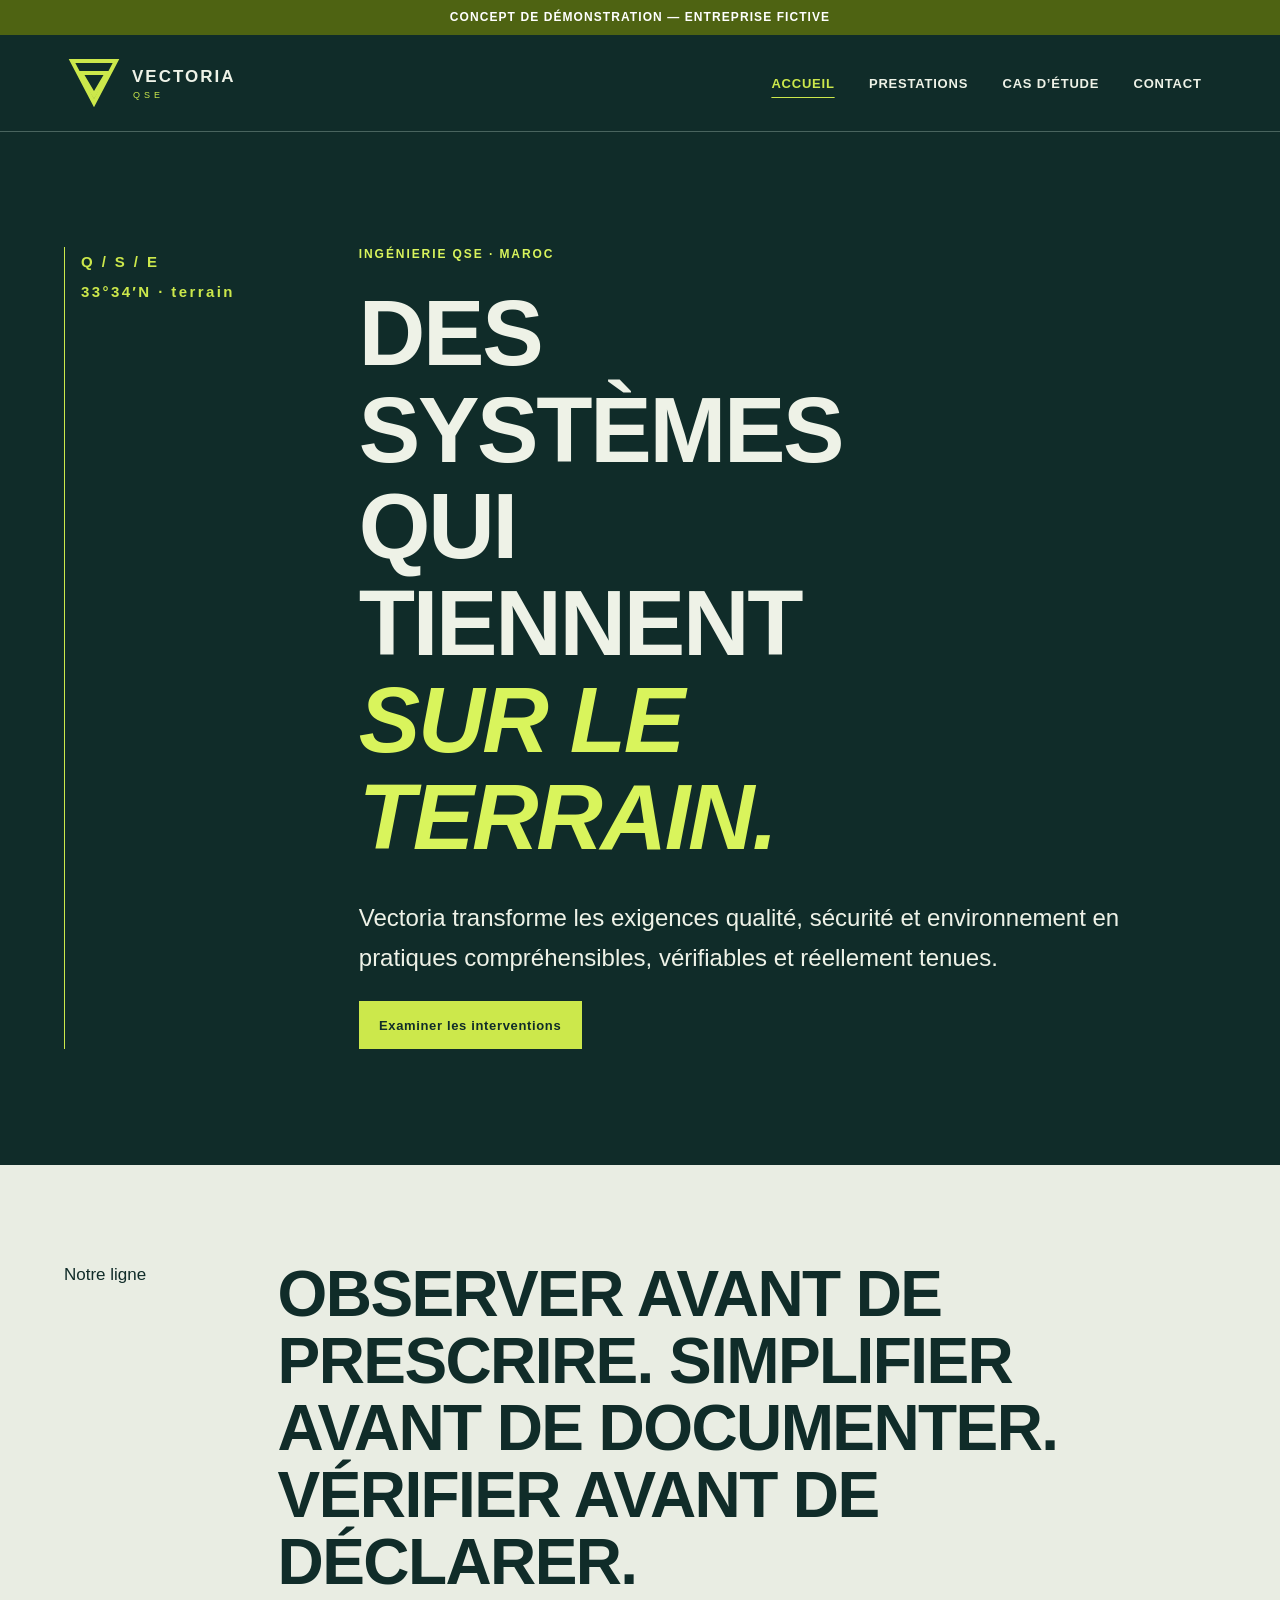
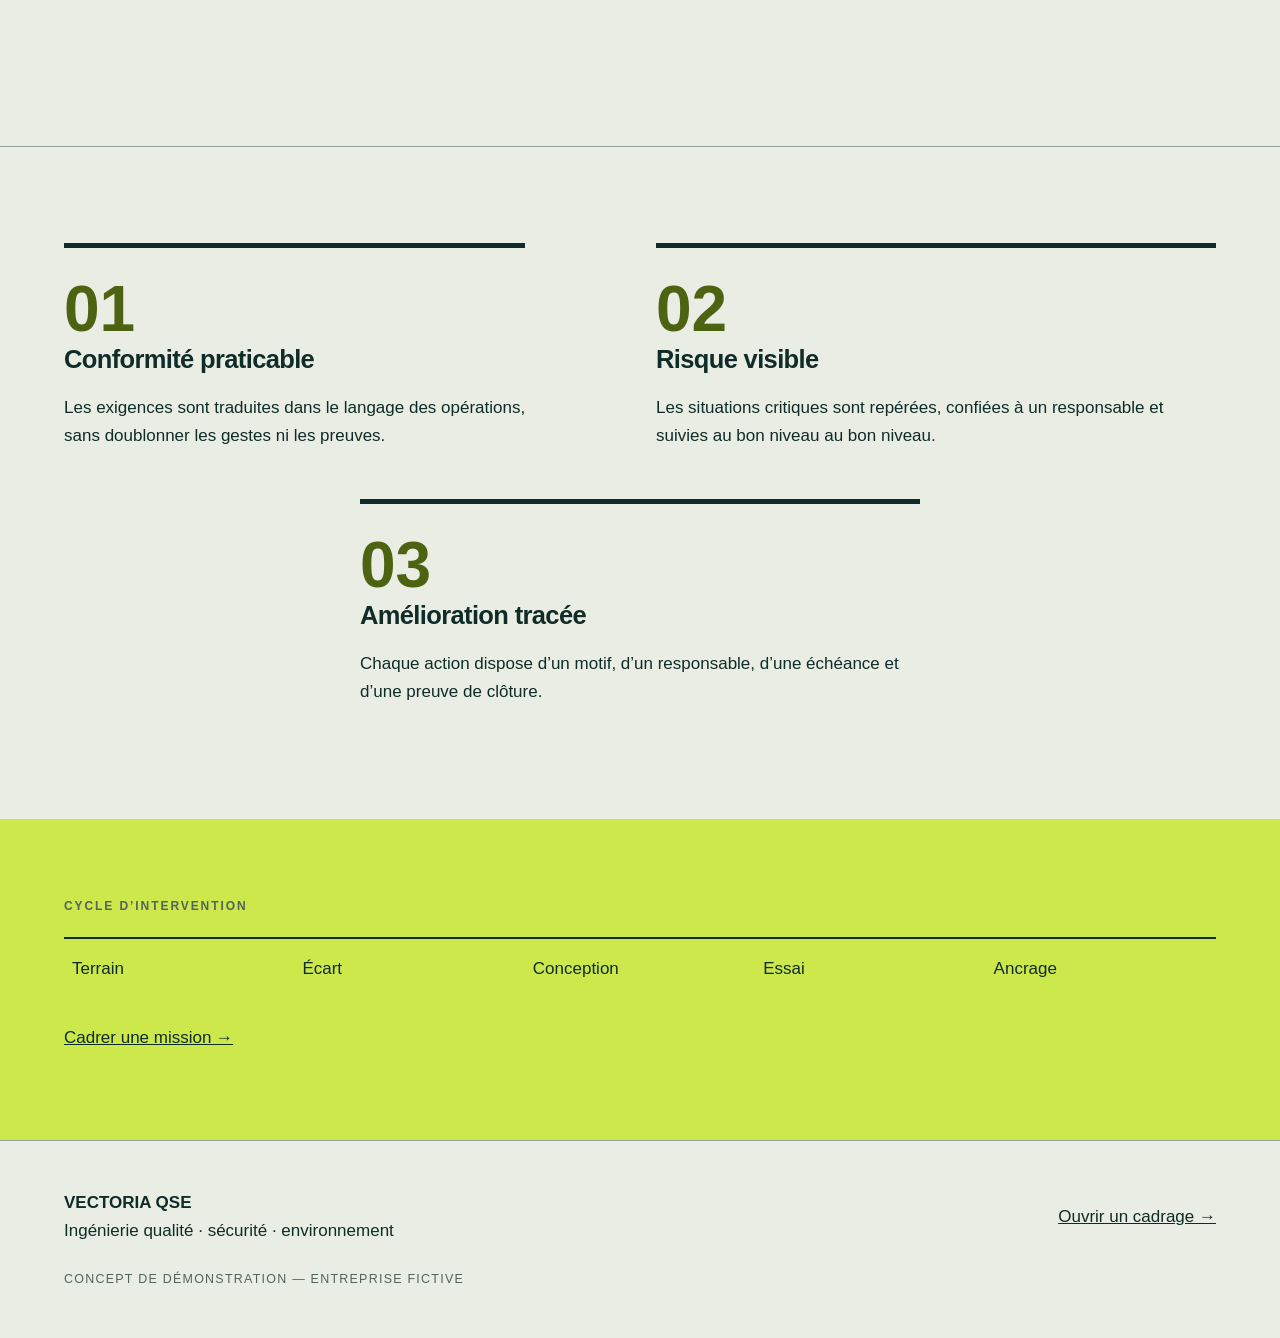
<file: index.html>
<!doctype html><html lang="fr"><head><meta charset="utf-8"><meta name="viewport" content="width=device-width,initial-scale=1"><meta name="description" content="Ingénierie qualité · sécurité · environnement. Concept de démonstration pour le marché marocain."><title>Accueil — VECTORIA QSE</title><link rel="icon" href="favicon.svg" type="image/svg+xml"><link rel="stylesheet" href="styles.css"><script src="script.js" defer></script></head><body class="vectoria"><a class="skip" href="#contenu">Aller au contenu</a><div class="demo-banner">Concept de démonstration — entreprise fictive</div><header class="site-header"><a class="brand" href="index.html" aria-label="VECTORIA QSE, accueil"><img src="logo.svg" alt="VECTORIA QSE"></a><button class="menu-toggle" type="button" aria-expanded="false" aria-controls="navigation"><span>Menu</span><b aria-hidden="true">≡</b></button><nav id="navigation" aria-label="Navigation principale"><a href="index.html" aria-current="page">Accueil</a><a href="prestations.html">Prestations</a><a href="portfolio.html">Cas d’étude</a><a href="contact.html">Contact</a></nav></header><main id="contenu"><section class="hero technical"><div class="coordinates" aria-hidden="true">Q / S / E<br>33°34′N · terrain</div><div><p class="eyebrow">Ingénierie QSE · Maroc</p><h1>Des systèmes qui tiennent <em>sur le terrain.</em></h1><p class="lead">Vectoria transforme les exigences qualité, sécurité et environnement en pratiques compréhensibles, vérifiables et réellement tenues.</p><a class="button" href="prestations.html">Examiner les interventions</a></div></section><section class="signal"><p>Notre ligne</p><h2>Observer avant de prescrire. Simplifier avant de documenter. Vérifier avant de déclarer.</h2></section><section class="field-grid"><article><span>01</span><h2>Conformité praticable</h2><p>Les exigences sont traduites dans le langage des opérations, sans doublonner les gestes ni les preuves.</p></article><article><span>02</span><h2>Risque visible</h2><p>Les situations critiques sont repérées, confiées à un responsable et suivies au bon niveau au bon niveau.</p></article><article><span>03</span><h2>Amélioration tracée</h2><p>Chaque action dispose d’un motif, d’un responsable, d’une échéance et d’une preuve de clôture.</p></article></section><section class="route"><p class="section-no">Cycle d’intervention</p><ol><li>Terrain</li><li>Écart</li><li>Conception</li><li>Essai</li><li>Ancrage</li></ol><a href="contact.html">Cadrer une mission →</a></section></main><footer><div><strong>VECTORIA QSE</strong><p>Ingénierie qualité · sécurité · environnement</p></div><a href="contact.html">Ouvrir un cadrage →</a><p class="foot-demo">Concept de démonstration — entreprise fictive</p></footer></body></html>
</file>
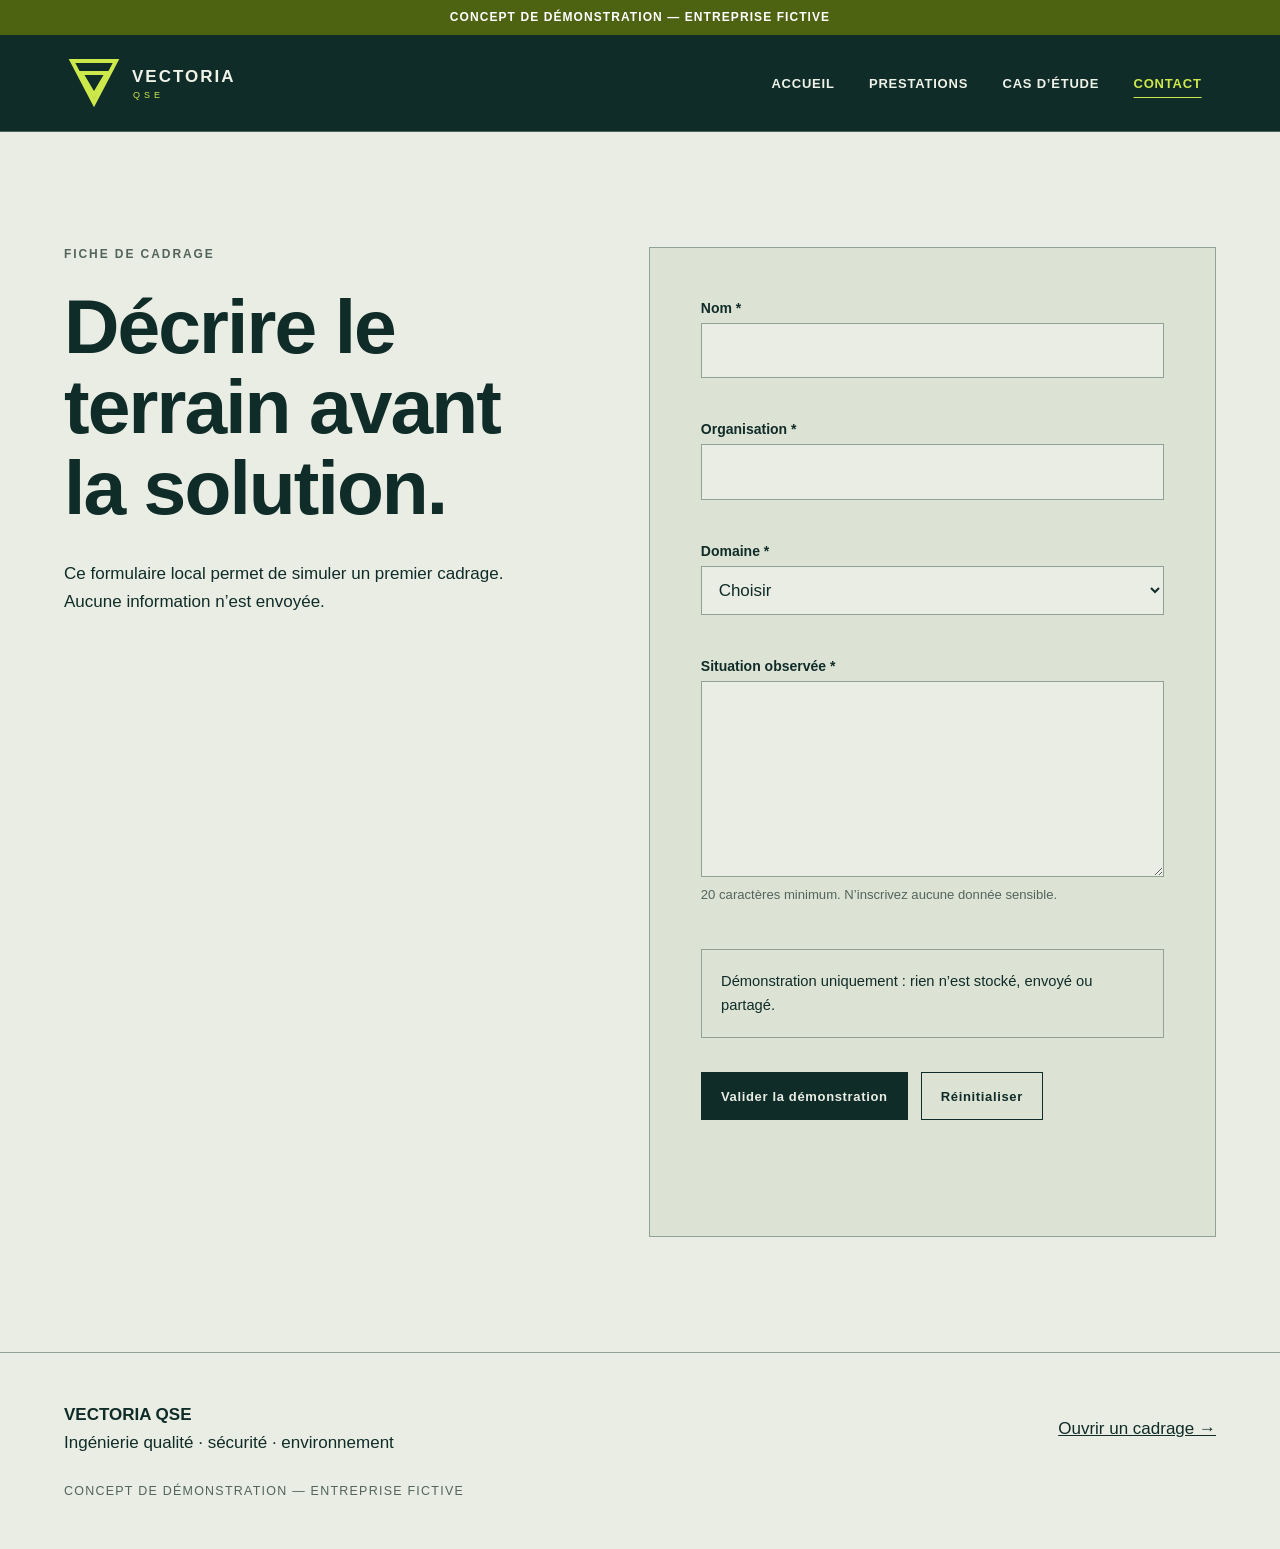
<file: contact.html>
<!doctype html><html lang="fr"><head><meta charset="utf-8"><meta name="viewport" content="width=device-width,initial-scale=1"><meta name="description" content="Ingénierie qualité · sécurité · environnement. Concept de démonstration pour le marché marocain."><title>Contact — VECTORIA QSE</title><link rel="icon" href="favicon.svg" type="image/svg+xml"><link rel="stylesheet" href="styles.css"><script src="script.js" defer></script></head><body class="vectoria"><a class="skip" href="#contenu">Aller au contenu</a><div class="demo-banner">Concept de démonstration — entreprise fictive</div><header class="site-header"><a class="brand" href="index.html" aria-label="VECTORIA QSE, accueil"><img src="logo.svg" alt="VECTORIA QSE"></a><button class="menu-toggle" type="button" aria-expanded="false" aria-controls="navigation"><span>Menu</span><b aria-hidden="true">≡</b></button><nav id="navigation" aria-label="Navigation principale"><a href="index.html">Accueil</a><a href="prestations.html">Prestations</a><a href="portfolio.html">Cas d’étude</a><a href="contact.html" aria-current="page">Contact</a></nav></header><main id="contenu"><section class="contact-layout"><header><p class="eyebrow">Fiche de cadrage</p><h1>Décrire le terrain avant la solution.</h1><p>Ce formulaire local permet de simuler un premier cadrage. Aucune information n’est envoyée.</p></header><form id="contact-form" class="demo-form" novalidate><div class="field"><label for="nom">Nom <span aria-hidden="true">*</span></label><input id="nom" name="nom" autocomplete="name" required><span class="error" id="nom-error"></span></div><div class="field"><label for="organisation">Organisation <span aria-hidden="true">*</span></label><input id="organisation" name="organisation" autocomplete="organization" required><span class="error" id="organisation-error"></span></div><div class="field"><label for="sujet">Domaine <span aria-hidden="true">*</span></label><select id="sujet" name="sujet" required><option value="">Choisir</option><option>Qualité</option><option>Sécurité</option><option>Environnement</option><option>Système intégré</option></select><span class="error" id="sujet-error"></span></div><div class="field"><label for="message">Situation observée <span aria-hidden="true">*</span></label><textarea id="message" name="message" rows="6" minlength="20" required></textarea><span class="hint">20 caractères minimum. N’inscrivez aucune donnée sensible.</span><span class="error" id="message-error"></span></div><p class="privacy">Démonstration uniquement : rien n’est stocké, envoyé ou partagé.</p><div class="form-actions"><button type="submit">Valider la démonstration</button><button type="reset" class="quiet">Réinitialiser</button></div><p class="form-status" role="status" tabindex="-1"></p></form></section></main><footer><div><strong>VECTORIA QSE</strong><p>Ingénierie qualité · sécurité · environnement</p></div><a href="contact.html">Ouvrir un cadrage →</a><p class="foot-demo">Concept de démonstration — entreprise fictive</p></footer></body></html>
</file>
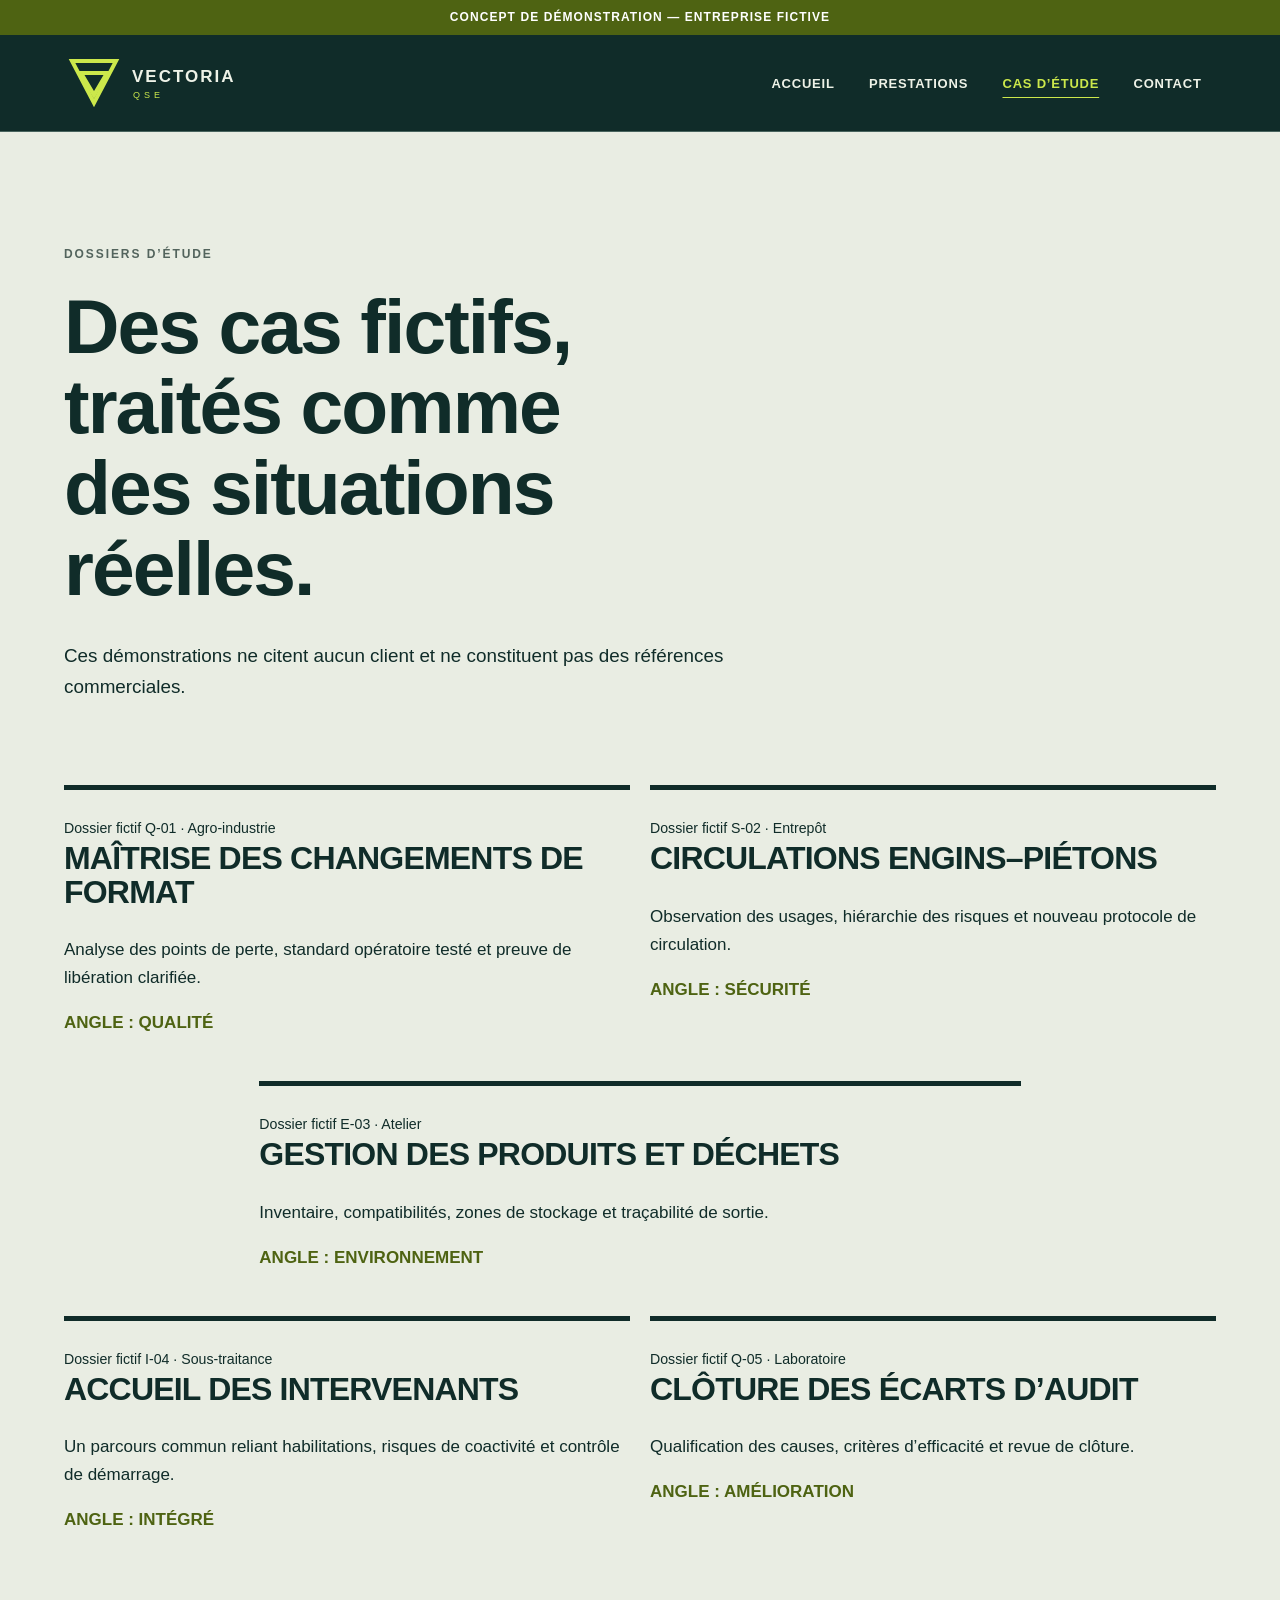
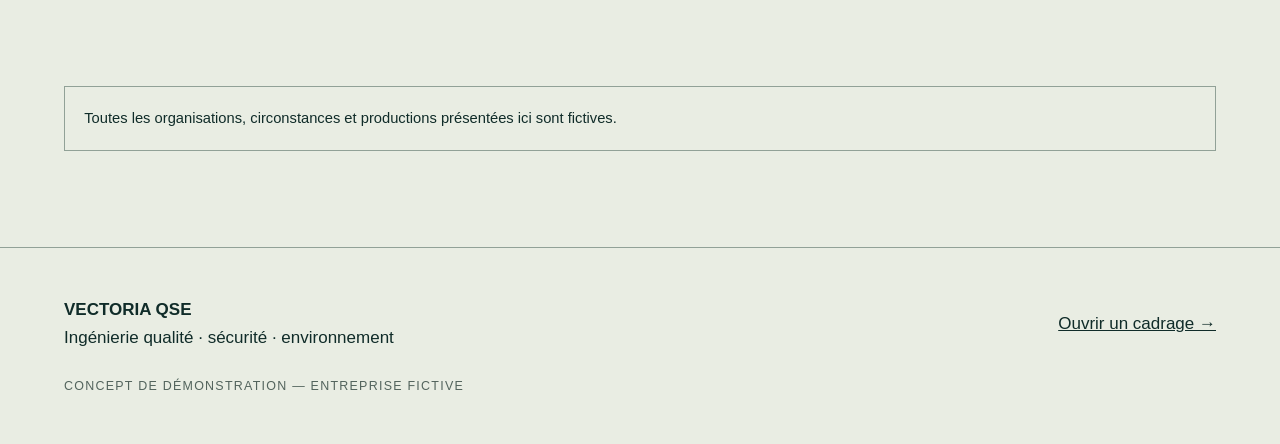
<file: portfolio.html>
<!doctype html><html lang="fr"><head><meta charset="utf-8"><meta name="viewport" content="width=device-width,initial-scale=1"><meta name="description" content="Ingénierie qualité · sécurité · environnement. Concept de démonstration pour le marché marocain."><title>Cas d’étude — VECTORIA QSE</title><link rel="icon" href="favicon.svg" type="image/svg+xml"><link rel="stylesheet" href="styles.css"><script src="script.js" defer></script></head><body class="vectoria"><a class="skip" href="#contenu">Aller au contenu</a><div class="demo-banner">Concept de démonstration — entreprise fictive</div><header class="site-header"><a class="brand" href="index.html" aria-label="VECTORIA QSE, accueil"><img src="logo.svg" alt="VECTORIA QSE"></a><button class="menu-toggle" type="button" aria-expanded="false" aria-controls="navigation"><span>Menu</span><b aria-hidden="true">≡</b></button><nav id="navigation" aria-label="Navigation principale"><a href="index.html">Accueil</a><a href="prestations.html">Prestations</a><a href="portfolio.html" aria-current="page">Cas d’étude</a><a href="contact.html">Contact</a></nav></header><main id="contenu"><header class="page-head"><p class="eyebrow">Dossiers d’étude</p><h1>Des cas fictifs, traités comme des situations réelles.</h1><p>Ces démonstrations ne citent aucun client et ne constituent pas des références commerciales.</p></header><section class="case-files"><article><small>Dossier fictif Q-01 · Agro-industrie</small><h2>Maîtrise des changements de format</h2><p>Analyse des points de perte, standard opératoire testé et preuve de libération clarifiée.</p><b>Angle : qualité</b></article><article><small>Dossier fictif S-02 · Entrepôt</small><h2>Circulations engins–piétons</h2><p>Observation des usages, hiérarchie des risques et nouveau protocole de circulation.</p><b>Angle : sécurité</b></article><article><small>Dossier fictif E-03 · Atelier</small><h2>Gestion des produits et déchets</h2><p>Inventaire, compatibilités, zones de stockage et traçabilité de sortie.</p><b>Angle : environnement</b></article><article><small>Dossier fictif I-04 · Sous-traitance</small><h2>Accueil des intervenants</h2><p>Un parcours commun reliant habilitations, risques de coactivité et contrôle de démarrage.</p><b>Angle : intégré</b></article><article><small>Dossier fictif Q-05 · Laboratoire</small><h2>Clôture des écarts d’audit</h2><p>Qualification des causes, critères d’efficacité et revue de clôture.</p><b>Angle : amélioration</b></article></section><aside class="fiction-note">Toutes les organisations, circonstances et productions présentées ici sont fictives.</aside></main><footer><div><strong>VECTORIA QSE</strong><p>Ingénierie qualité · sécurité · environnement</p></div><a href="contact.html">Ouvrir un cadrage →</a><p class="foot-demo">Concept de démonstration — entreprise fictive</p></footer></body></html>
</file>
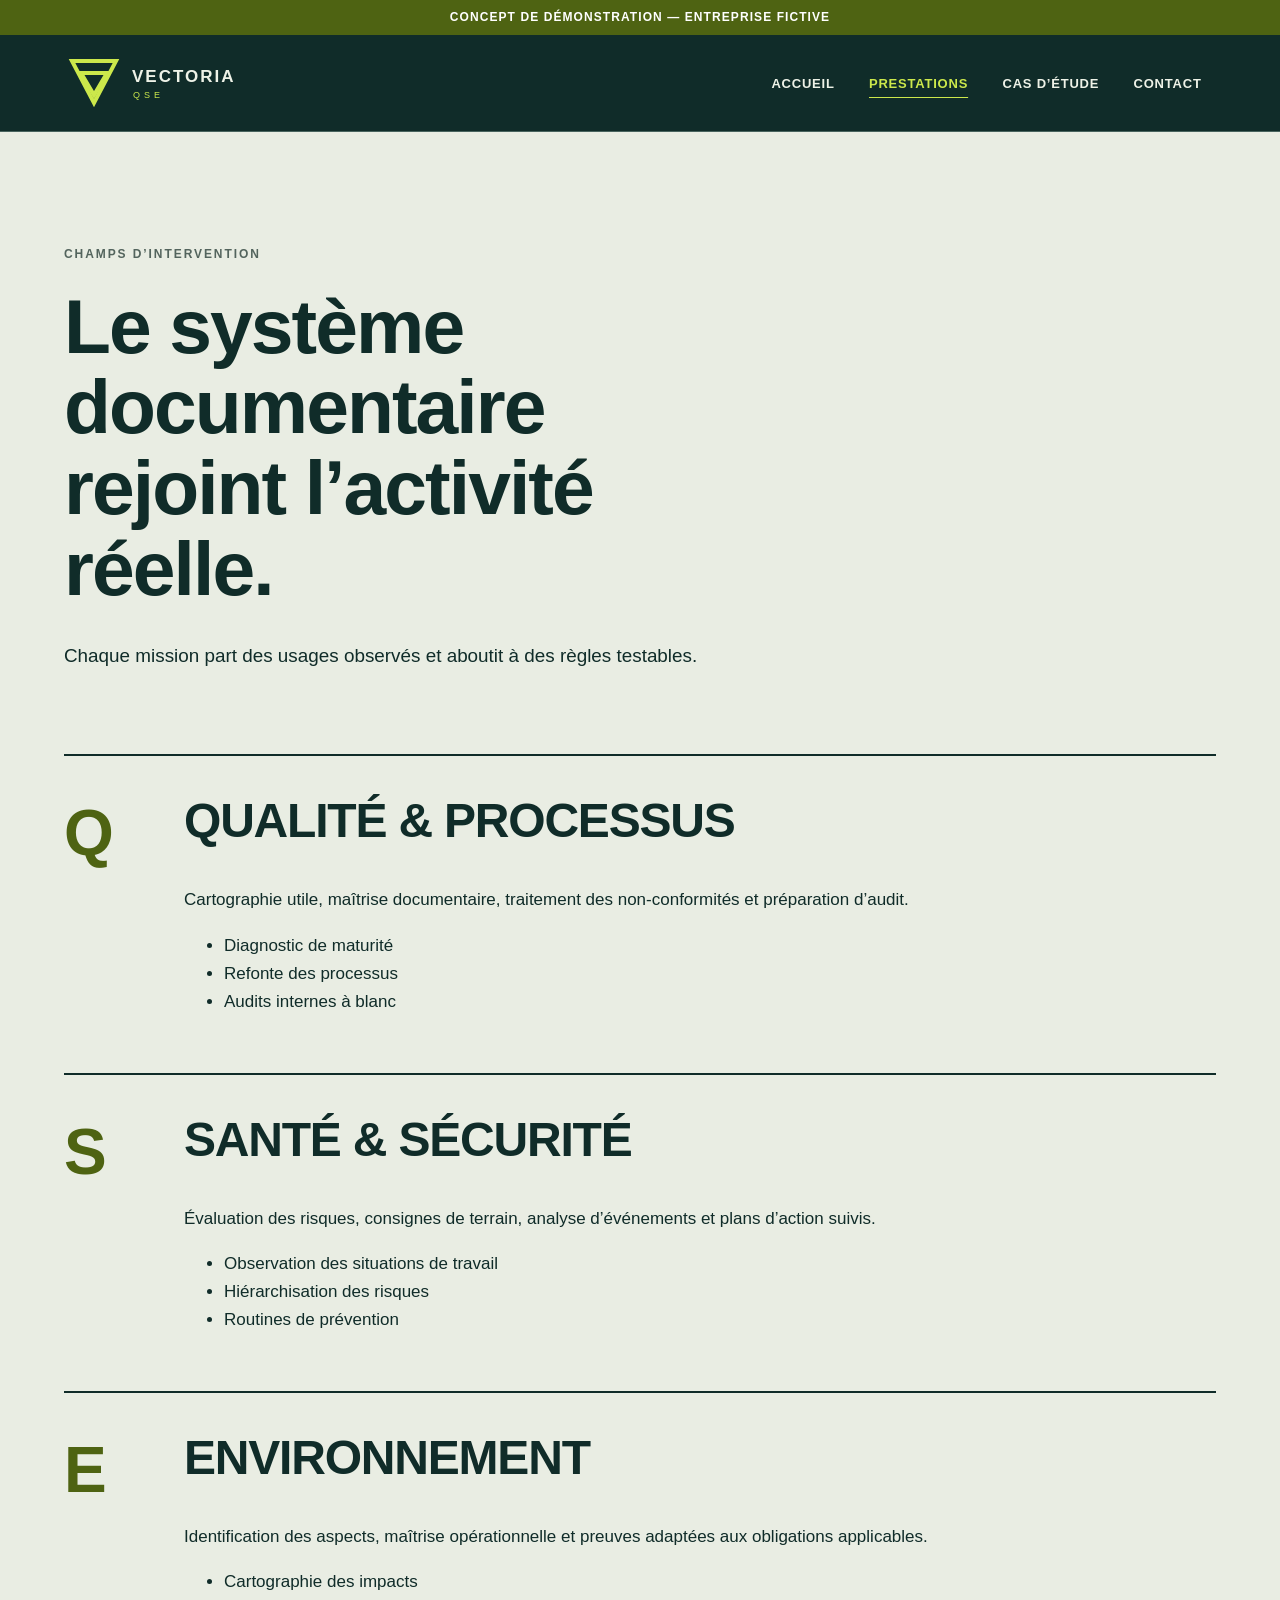
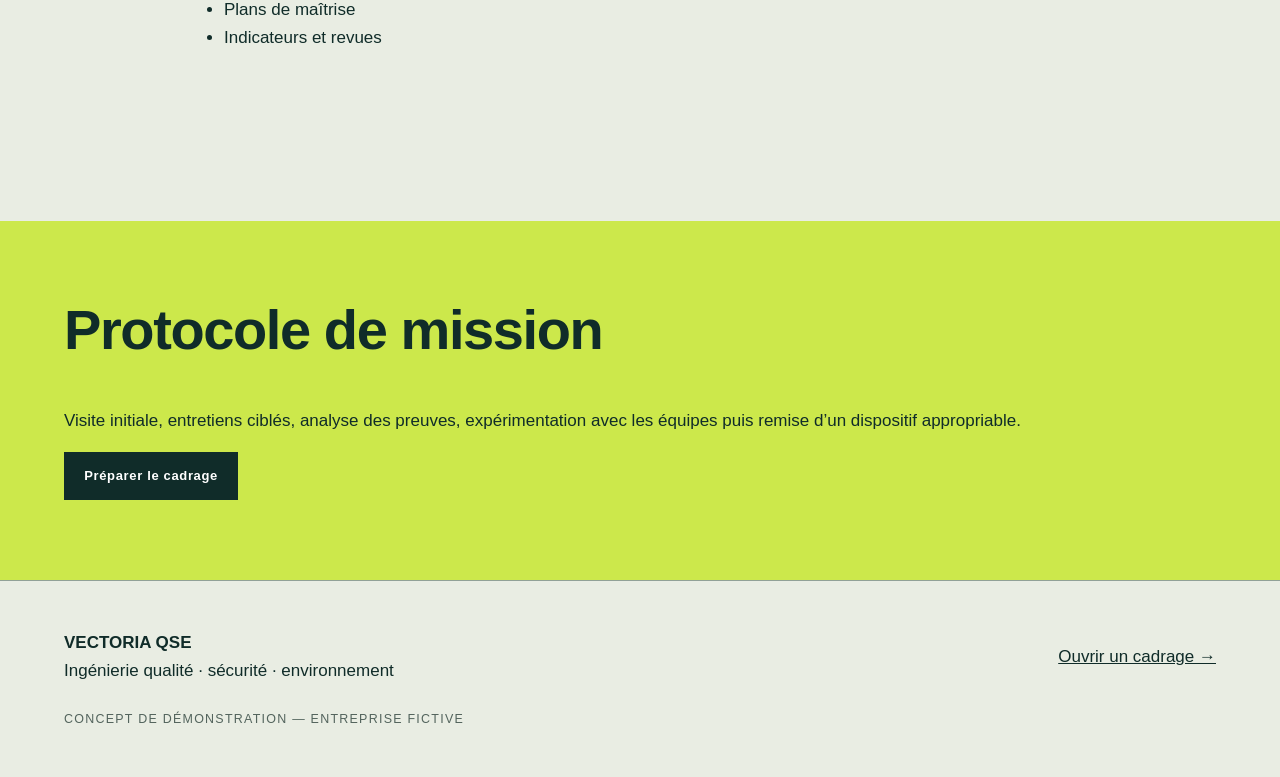
<file: prestations.html>
<!doctype html><html lang="fr"><head><meta charset="utf-8"><meta name="viewport" content="width=device-width,initial-scale=1"><meta name="description" content="Ingénierie qualité · sécurité · environnement. Concept de démonstration pour le marché marocain."><title>Prestations — VECTORIA QSE</title><link rel="icon" href="favicon.svg" type="image/svg+xml"><link rel="stylesheet" href="styles.css"><script src="script.js" defer></script></head><body class="vectoria"><a class="skip" href="#contenu">Aller au contenu</a><div class="demo-banner">Concept de démonstration — entreprise fictive</div><header class="site-header"><a class="brand" href="index.html" aria-label="VECTORIA QSE, accueil"><img src="logo.svg" alt="VECTORIA QSE"></a><button class="menu-toggle" type="button" aria-expanded="false" aria-controls="navigation"><span>Menu</span><b aria-hidden="true">≡</b></button><nav id="navigation" aria-label="Navigation principale"><a href="index.html">Accueil</a><a href="prestations.html" aria-current="page">Prestations</a><a href="portfolio.html">Cas d’étude</a><a href="contact.html">Contact</a></nav></header><main id="contenu"><header class="page-head"><p class="eyebrow">Champs d’intervention</p><h1>Le système documentaire rejoint l’activité réelle.</h1><p>Chaque mission part des usages observés et aboutit à des règles testables.</p></header><section class="service-lines"><article><span>Q</span><div><h2>Qualité & processus</h2><p>Cartographie utile, maîtrise documentaire, traitement des non-conformités et préparation d’audit.</p><ul><li>Diagnostic de maturité</li><li>Refonte des processus</li><li>Audits internes à blanc</li></ul></div></article><article><span>S</span><div><h2>Santé & sécurité</h2><p>Évaluation des risques, consignes de terrain, analyse d’événements et plans d’action suivis.</p><ul><li>Observation des situations de travail</li><li>Hiérarchisation des risques</li><li>Routines de prévention</li></ul></div></article><article><span>E</span><div><h2>Environnement</h2><p>Identification des aspects, maîtrise opérationnelle et preuves adaptées aux obligations applicables.</p><ul><li>Cartographie des impacts</li><li>Plans de maîtrise</li><li>Indicateurs et revues</li></ul></div></article></section><section class="protocol"><h2>Protocole de mission</h2><p>Visite initiale, entretiens ciblés, analyse des preuves, expérimentation avec les équipes puis remise d’un dispositif appropriable.</p><a class="button" href="contact.html">Préparer le cadrage</a></section></main><footer><div><strong>VECTORIA QSE</strong><p>Ingénierie qualité · sécurité · environnement</p></div><a href="contact.html">Ouvrir un cadrage →</a><p class="foot-demo">Concept de démonstration — entreprise fictive</p></footer></body></html>
</file>
<file: styles.css>
*{box-sizing:border-box}html{scroll-behavior:smooth}body{margin:0;background:var(--paper);color:var(--ink);font-family:var(--body);font-size:17px;line-height:1.65}a{color:inherit}img{display:block;max-width:100%}.skip{position:fixed;left:1rem;top:-5rem;z-index:100;padding:.8rem 1rem;background:var(--ink);color:var(--paper)}.skip:focus{top:1rem}.demo-banner{text-align:center;background:var(--accent);color:var(--accent-ink);font:700 12px/1.2 var(--sans);letter-spacing:.09em;text-transform:uppercase;padding:.65rem 1rem}.site-header{min-height:92px;display:flex;align-items:center;justify-content:space-between;gap:2rem;padding:1rem max(5vw,1.25rem);border-bottom:1px solid var(--line)}.brand{min-width:180px;width:220px}.brand img{width:100%;height:64px}.site-header nav{display:flex;align-items:center;gap:.35rem}.site-header nav a{min-height:44px;display:grid;place-items:center;padding:.5rem .9rem;text-decoration:none;font:700 13px/1 var(--sans);letter-spacing:.06em;text-transform:uppercase}.site-header nav a[aria-current=page]{color:var(--accent);text-decoration:underline;text-underline-offset:.55rem}.menu-toggle{display:none}main{min-height:65vh}.hero,.page-head,.contact-layout{padding:clamp(4rem,9vw,9rem) max(5vw,1.25rem)}h1,h2,p{margin-top:0}h1,h2{font-family:var(--display);line-height:1.05;letter-spacing:-.025em}h1{font-size:clamp(3.1rem,7.2vw,7.5rem);max-width:14ch;margin-bottom:2rem}h1 em{color:var(--accent);font-weight:inherit}.lead{font-size:clamp(1.15rem,2vw,1.5rem);max-width:58ch}.eyebrow,.section-no{font:700 12px/1.2 var(--sans);letter-spacing:.16em;text-transform:uppercase;color:var(--muted);margin-bottom:1.5rem}.button,button{min-height:48px;display:inline-flex;align-items:center;justify-content:center;border:1px solid var(--ink);background:var(--ink);color:var(--paper);font:700 13px var(--sans);letter-spacing:.05em;text-decoration:none;padding:.8rem 1.2rem;cursor:pointer}.text-link{min-height:44px;display:inline-flex;align-items:center;font-weight:700}.actions{display:flex;align-items:center;gap:1.5rem;flex-wrap:wrap;margin-top:2.2rem}.page-head{padding-bottom:3rem}.page-head h1{font-size:clamp(3rem,6vw,6.5rem)}.page-head>p:last-child{max-width:64ch;font-size:1.18rem}.fiction-note,.privacy{border:1px solid var(--line);padding:1.2rem;font-size:.92rem}.fiction-note{margin:1rem max(5vw,1.25rem) 6rem}.contact-layout{display:grid;grid-template-columns:minmax(0,.85fr) minmax(320px,1fr);gap:clamp(3rem,8vw,8rem)}.contact-layout h1{font-size:clamp(3rem,6vw,6rem)}.demo-form{display:grid;gap:1.25rem;padding:clamp(1.5rem,4vw,3.5rem);border:1px solid var(--line);background:var(--surface)}.field{display:grid;gap:.45rem}.field label{font:700 14px var(--sans)}input,select,textarea{width:100%;border:1px solid var(--line);background:var(--paper);color:var(--ink);font:inherit;padding:.8rem;border-radius:0;min-height:48px}textarea{resize:vertical}.hint,.error{font-size:.82rem}.hint{color:var(--muted)}.error{color:var(--danger);min-height:1.2em}[aria-invalid=true]{border-color:var(--danger)}.form-actions{display:flex;gap:.8rem;flex-wrap:wrap}.quiet{background:transparent;color:var(--ink)}.form-status{font-weight:700;min-height:1.6em;color:var(--success)}footer{display:grid;grid-template-columns:1fr auto;gap:1.5rem;padding:3rem max(5vw,1.25rem);border-top:1px solid var(--line);font-family:var(--sans)}footer p{margin:0}footer a,.route a{min-height:44px;display:inline-flex;align-items:center}.foot-demo{grid-column:1/-1;color:var(--muted);font-size:.78rem;text-transform:uppercase;letter-spacing:.1em}:focus-visible{outline:3px solid var(--focus);outline-offset:4px}@media(max-width:760px){.site-header{min-height:76px}.brand{width:170px}.menu-toggle{display:flex;align-items:center;gap:.65rem;min-width:92px}.site-header nav{display:none;position:absolute;z-index:20;top:calc(76px + 32px);left:0;right:0;background:var(--paper);border-bottom:1px solid var(--line);padding:1rem;box-shadow:0 20px 30px #0002}.site-header nav.open{display:grid}.site-header nav a{justify-content:start}.contact-layout{grid-template-columns:1fr}.hero,.page-head,.contact-layout{padding-top:4rem;padding-bottom:4rem}footer{grid-template-columns:1fr}.foot-demo{grid-column:auto}}@media(max-width:400px){body{font-size:16px}h1{font-size:2.7rem}.actions>*{width:100%}}@media(prefers-reduced-motion:reduce){*,*::before,*::after{scroll-behavior:auto!important;animation:none!important;transition:none!important}}
/* Bright technical accent on dark surfaces; olive remains reserved for light backgrounds. */
.site-header nav a[aria-current=page],.technical h1 em,.technical .eyebrow{color:#d9f45c} :root{--paper:#e9ede3;--surface:#dce3d4;--ink:#102c29;--muted:#53645d;--line:#91a197;--accent:#4e6312;--accent-ink:#fff;--focus:#345edb;--danger:#a12820;--success:#276044;--display:"Arial Narrow","Bahnschrift Condensed",Arial,sans-serif;--body:"Trebuchet MS",Arial,sans-serif;--sans:"Arial Narrow","Bahnschrift Condensed",Arial,sans-serif}.site-header,.technical{background:#102c29;color:#eef2e7}.site-header{border-color:#49645e}.site-header nav a[aria-current=page]{color:#cce84b}.technical{display:grid;grid-template-columns:.35fr 1.3fr;gap:5vw}.technical h1{font-weight:800;text-transform:uppercase;max-width:12ch}.coordinates{font:700 15px/2 var(--sans);letter-spacing:.16em;color:#cce84b;border-left:1px solid #cce84b;padding-left:1rem}.technical .button{background:#cce84b;color:#102c29;border-color:#cce84b}.signal{display:grid;grid-template-columns:.3fr 1.7fr;gap:3rem;padding:6rem max(5vw,1.25rem);border-bottom:1px solid var(--line)}.signal h2{font-size:clamp(2.6rem,5vw,5.5rem);text-transform:uppercase}.field-grid{display:grid;grid-template-columns:repeat(12,1fr);padding:6rem max(5vw,1.25rem);gap:2rem}.field-grid article{border-top:5px solid var(--ink);padding-top:1.5rem}.field-grid article:nth-child(1){grid-column:1/6}.field-grid article:nth-child(2){grid-column:7/13}.field-grid article:nth-child(3){grid-column:4/10}.field-grid span,.service-lines>article>span{font:800 4rem var(--sans);color:var(--accent)}.route,.protocol{padding:5rem max(5vw,1.25rem);background:#cce84b;color:#102c29}.route ol{list-style:none;padding:0;display:grid;grid-template-columns:repeat(5,1fr);counter-reset:route}.route li{border-top:2px solid #102c29;padding:1rem .5rem}.service-lines,.case-files{padding:1rem max(5vw,1.25rem) 7rem}.service-lines article{display:grid;grid-template-columns:120px 1fr;border-top:2px solid var(--ink);padding:2.5rem 0}.service-lines h2{font-size:3rem;text-transform:uppercase}.case-files{display:grid;grid-template-columns:repeat(6,1fr);gap:1.25rem}.case-files article{border-top:5px solid var(--ink);padding:1.5rem 0;grid-column:span 3}.case-files article:nth-child(3){grid-column:2/6}.case-files h2{font-size:2rem;text-transform:uppercase}.case-files b{color:var(--accent);font-family:var(--sans);text-transform:uppercase}.protocol h2{font-size:3.5rem}.protocol .button{background:#102c29;color:white}@media(max-width:760px){.technical,.signal{grid-template-columns:1fr}.field-grid{display:block}.field-grid article{margin-bottom:3rem}.route ol{grid-template-columns:1fr}.service-lines article{grid-template-columns:52px minmax(0,1fr);gap:1rem}.service-lines h2{font-size:clamp(1.8rem,10vw,2.5rem);overflow-wrap:anywhere}.case-files{grid-template-columns:1fr}.case-files article,.case-files article:nth-child(3){grid-column:auto}.site-header nav{background:#102c29}}
</file>
